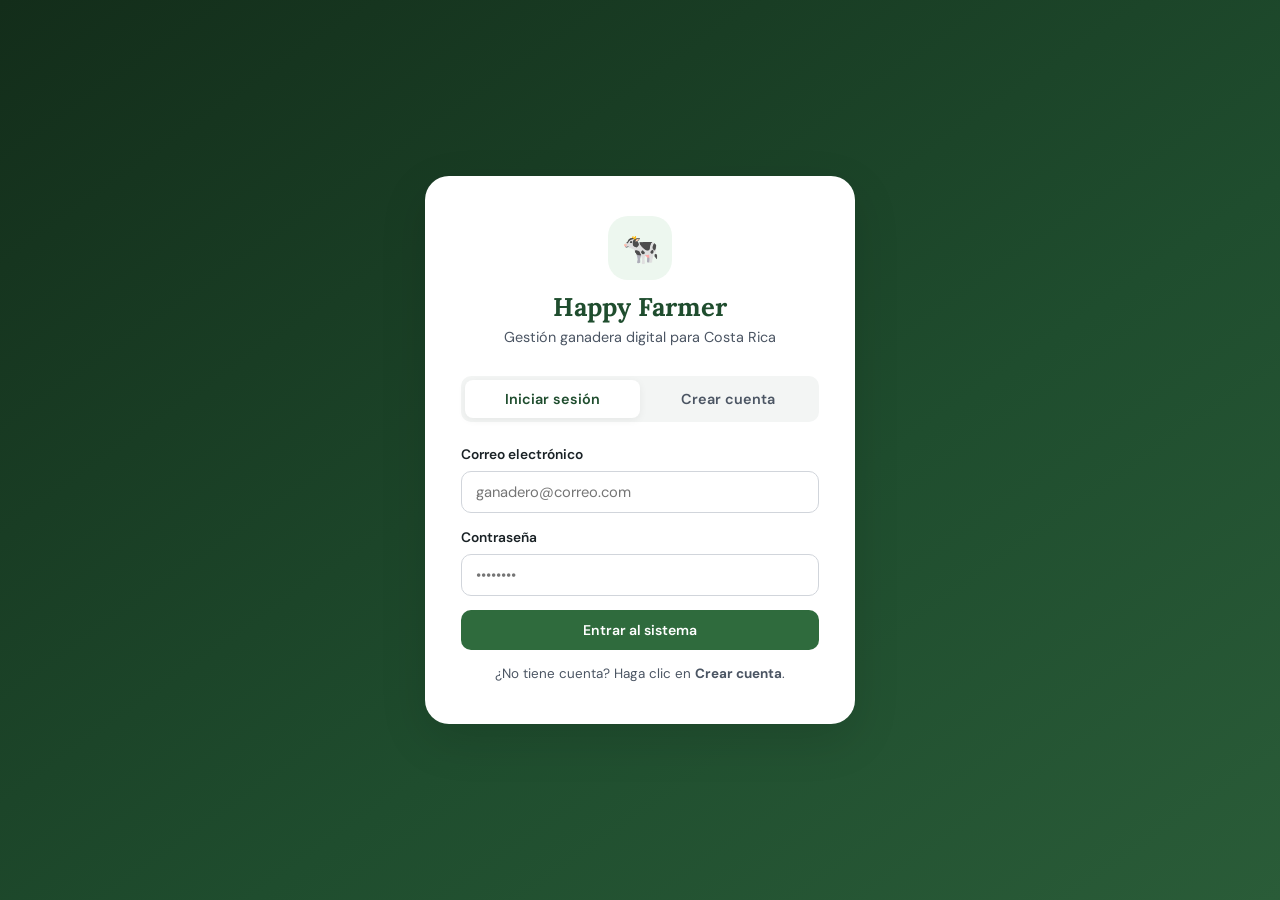
<file: index.html>
<!DOCTYPE html>
<html lang="es">
<head>
  <meta charset="UTF-8" />
  <meta name="viewport" content="width=device-width, initial-scale=1.0" />
  <title>Happy Farmer – Iniciar sesión</title>
  <link rel="stylesheet" href="styles/styles.css" />
</head>
<body>

<div class="login-page">
  <div class="login-box">

    <div class="login-logo">
      <div class="ico">🐄</div>
      <h2>Happy Farmer</h2>
      <p>Gestión ganadera digital para Costa Rica</p>
    </div>

    <div class="tabs-login">
      <button class="tab-btn active" onclick="switchTab('login')">Iniciar sesión</button>
      <button class="tab-btn" onclick="switchTab('register')">Crear cuenta</button>
    </div>

    <!-- ── PANEL LOGIN ── -->
    <div id="tab-login" class="tab-panel active">
      <div id="login-error" class="error-msg"></div>
      <div class="form-grid" style="grid-template-columns:1fr;">
        <div class="form-group">
          <label for="lCorreo">Correo electrónico</label>
          <input id="lCorreo" type="email" placeholder="ganadero@correo.com" />
        </div>
        <div class="form-group">
          <label for="lClave">Contraseña</label>
          <input id="lClave" type="password" placeholder="••••••••" />
        </div>
        <div class="form-group">
          <button class="btn btn-primary" style="width:100%;justify-content:center;" onclick="loginUser()">
            Entrar al sistema
          </button>
        </div>
      </div>
      <p class="helper" style="text-align:center;margin-top:14px;">
        ¿No tiene cuenta? Haga clic en <strong>Crear cuenta</strong>.
      </p>
    </div>

    <!-- ── PANEL REGISTRO ── -->
    <div id="tab-register" class="tab-panel">
  <div id="reg-error" class="error-msg"></div>
  <div id="reg-success" class="success-msg"></div>
  <div class="form-grid" style="grid-template-columns:1fr;">
    <div class="form-group">
      <label>Nombre completo *</label>
      <input id="rNombre" type="text" placeholder="Juan Pérez" />
    </div>
    <div class="form-group">
      <label>Nombre de la finca</label>
      <input id="rFinca" type="text" placeholder="Finca La Esperanza" />
    </div>
    <div class="form-group">
      <label>Correo electrónico *</label>
      <input id="rCorreo" type="email" placeholder="ganadero@correo.com" />
    </div>
    <div class="form-group">
      <label>Contraseña * (mínimo 6 caracteres)</label>
      <input id="rClave" type="password" placeholder="••••••••" />
    </div>
    <div class="form-group">
      <button class="btn btn-primary" style="width:100%;justify-content:center;" onclick="registerUser()">
        Crear cuenta
      </button>
    </div>
  </div>
</div>

<div id="toast"></div>
<script src="script/data.js"></script>
<script src="script/login.js"></script>
</body>
</html>
</file>
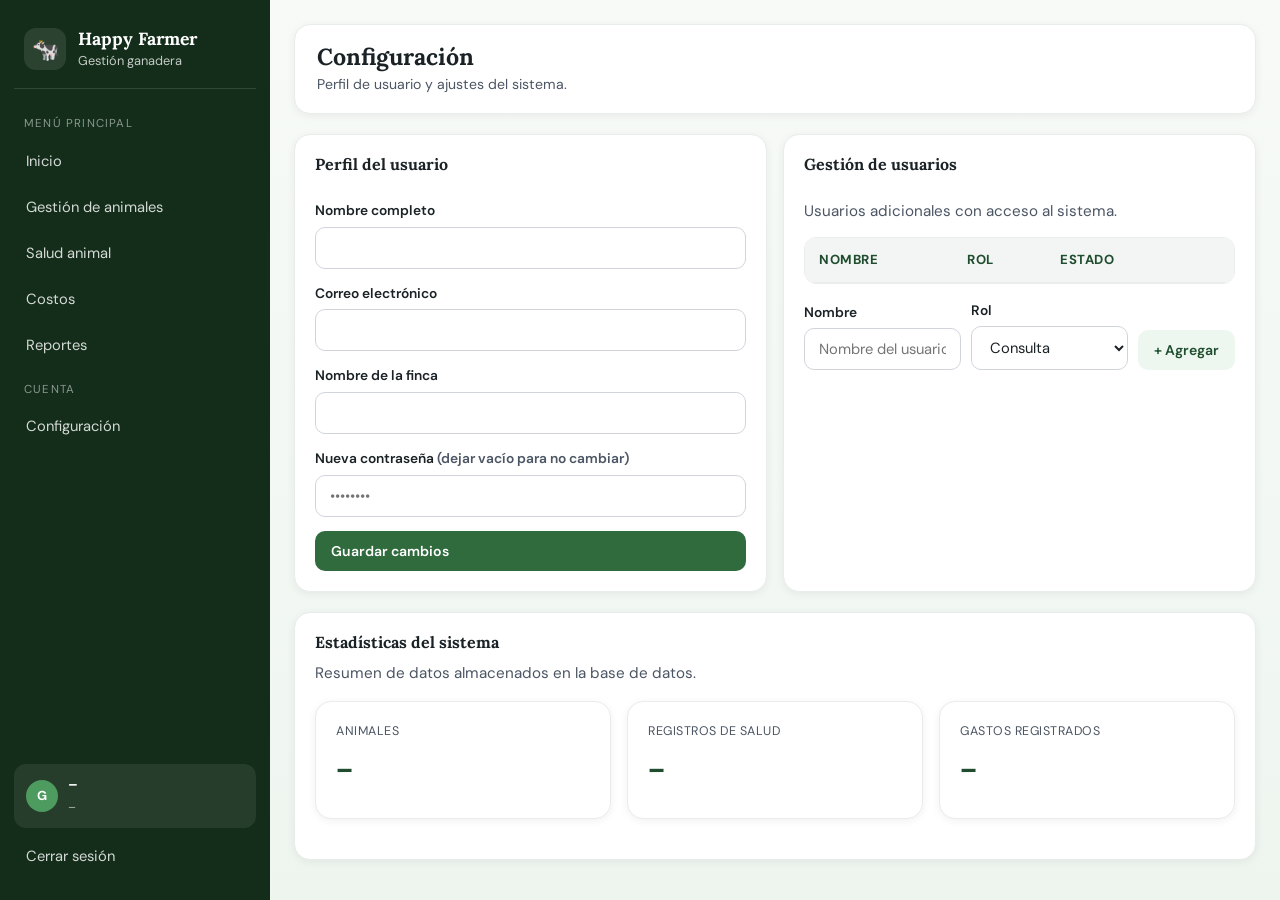
<file: configuracion.html>
<!DOCTYPE html>
<html lang="es">
<head>
  <meta charset="UTF-8" /><meta name="viewport" content="width=device-width, initial-scale=1.0" />
  <title>Happy Farmer – Configuración</title>
  <link rel="stylesheet" href="styles/styles.css" />
</head>
<body>
<div class="app">
  <aside>
    <div class="brand"><div class="brand-icon">🐄</div><div><h1>Happy Farmer</h1><p>Gestión ganadera</p></div></div>
    <p class="menu-title">Menú principal</p>
    <a class="nav-link" href="dashboard.html">Inicio</a>
    <a class="nav-link" href="gestionAnimal.html">Gestión de animales</a>
    <a class="nav-link" href="saludAnimal.html">Salud animal</a>
    <a class="nav-link" href="costos.html">Costos</a>
    <a class="nav-link" href="generarReporte.html">Reportes</a>
    <p class="menu-title">Cuenta</p>
    <a class="nav-link" href="configuracion.html">Configuración</a>
    <div class="nav-spacer"></div>
    <div class="user-pill"><div class="user-avatar" id="sidebarAvatar">G</div><div class="user-info"><strong id="sidebarNombre">–</strong><span id="sidebarCorreo">–</span></div></div>
    <a class="nav-link" style="margin-top:6px;" id="btn-cerrar" href="#">Cerrar sesión</a>
  </aside>
  <main>
    <header><div class="header-text"><h2>Configuración</h2><p>Perfil de usuario y ajustes del sistema.</p></div></header>
    <div class="cards-2">
      <article class="card">
        <div class="panel-title"><h3>Perfil del usuario</h3></div>
        <div class="form-grid" style="grid-template-columns:1fr;">
          <div class="form-group"><label>Nombre completo</label><input type="text" id="cfgNombre" /></div>
          <div class="form-group"><label>Correo electrónico</label><input type="email" id="cfgCorreo" /></div>
          <div class="form-group"><label>Nombre de la finca</label><input type="text" id="cfgFinca" /></div>
          <div class="form-group"><label>Nueva contraseña <span class="muted">(dejar vacío para no cambiar)</span></label><input type="password" id="cfgClave" placeholder="••••••••" /></div>
          <div class="form-group"><button class="btn btn-primary" onclick="guardarPerfil()">Guardar cambios</button></div>
        </div>
      </article>
      <article class="card">
        <div class="panel-title"><h3>Gestión de usuarios</h3></div>
        <p class="muted" style="margin-bottom:14px;">Usuarios adicionales con acceso al sistema.</p>
        <div class="table-wrap" style="margin-bottom:16px;">
          <table><thead><tr><th>Nombre</th><th>Rol</th><th>Estado</th><th></th></tr></thead><tbody id="tbUsuarios"></tbody></table>
        </div>
        <div style="display:grid;grid-template-columns:1fr 1fr auto;gap:10px;align-items:flex-end;">
          <div class="form-group" style="margin:0;"><label>Nombre</label><input type="text" id="nuevoNombre" placeholder="Nombre del usuario" /></div>
          <div class="form-group" style="margin:0;"><label>Rol</label><select id="nuevoRol"><option>Consulta</option><option>Operador</option><option>Administrador</option></select></div>
          <button class="btn btn-secondary" onclick="agregarUsuario()">+ Agregar</button>
        </div>
      </article>
    </div>
    <article class="card" style="margin-top:0;">
      <div class="panel-title">
        <div><h3>Estadísticas del sistema</h3><p class="muted">Resumen de datos almacenados en la base de datos.</p></div>
      </div>
      <div class="cards-3">
        <div class="card"><p class="muted" style="font-size:.78rem;text-transform:uppercase;letter-spacing:.5px;">Animales</p><div class="metric" id="statAnimales">–</div></div>
        <div class="card"><p class="muted" style="font-size:.78rem;text-transform:uppercase;letter-spacing:.5px;">Registros de salud</p><div class="metric" id="statSalud">–</div></div>
        <div class="card"><p class="muted" style="font-size:.78rem;text-transform:uppercase;letter-spacing:.5px;">Gastos registrados</p><div class="metric" id="statCostos">–</div></div>
      </div>
    </article>
  </main>
</div>
<div id="toast"></div>
<script src="script/data.js"></script>
<script>
document.addEventListener('DOMContentLoaded', async () => {
  const s = await initPage();
  if (!s) return;
  document.getElementById('cfgNombre').value = s.nombre || '';
  document.getElementById('cfgCorreo').value = s.correo || '';
  document.getElementById('cfgFinca').value  = s.finca  || '';
  await cargarUsuarios();
  await cargarStats();
});

async function guardarPerfil() {
  const body = {
    nombre: document.getElementById('cfgNombre').value.trim(),
    correo: document.getElementById('cfgCorreo').value.trim().toLowerCase(),
    finca:  document.getElementById('cfgFinca').value.trim(),
    clave:  document.getElementById('cfgClave').value || undefined,
  };
  const res = await API.put('api/auth.php', body);
  if (!res.success) { toast(res.message, 'err'); return; }
  toast(res.message);
  document.getElementById('cfgClave').value = '';
  // Actualizar sidebar
  const av = document.getElementById('sidebarAvatar');
  const nm = document.getElementById('sidebarNombre');
  const em = document.getElementById('sidebarCorreo');
  if (av) av.textContent = body.nombre[0].toUpperCase();
  if (nm) nm.textContent = body.nombre;
  if (em) em.textContent = body.correo;
}

async function cargarUsuarios() {
  const res = await API.get('api/usuarios_finca.php');
  const lista = res.data || [];
  document.getElementById('tbUsuarios').innerHTML = lista.length
    ? lista.map(u=>`<tr><td>${u.nombre}</td><td>${u.rol}</td><td><span class="badge badge-green">${u.estado}</span></td><td><button class="mini-red" onclick="eliminarUsuario(${u.id})">Eliminar</button></td></tr>`).join('')
    : '<tr><td colspan="4" style="text-align:center;color:var(--gris-400)">Sin usuarios adicionales</td></tr>';
}

async function agregarUsuario() {
  const nombre = document.getElementById('nuevoNombre').value.trim();
  const rol    = document.getElementById('nuevoRol').value;
  if (!nombre) { toast('Ingrese un nombre.', 'err'); return; }
  const res = await API.post('api/usuarios_finca.php', { nombre, rol });
  if (!res.success) { toast(res.message, 'err'); return; }
  toast(res.message);
  document.getElementById('nuevoNombre').value = '';
  await cargarUsuarios();
}

async function eliminarUsuario(id) {
  if (!confirm('¿Eliminar este usuario?')) return;
  const res = await API.del(`api/usuarios_finca.php?id=${id}`);
  if (!res.success) { toast(res.message, 'err'); return; }
  toast(res.message);
  await cargarUsuarios();
}

async function cargarStats() {
  const [a, s, c] = await Promise.all([API.get('api/animales.php'), API.get('api/salud.php'), API.get('api/costos.php')]);
  document.getElementById('statAnimales').textContent = (a.data||[]).length;
  document.getElementById('statSalud').textContent    = (s.data||[]).length;
  document.getElementById('statCostos').textContent   = (c.data||[]).length;
}
</script>
</body>
</html>
</file>
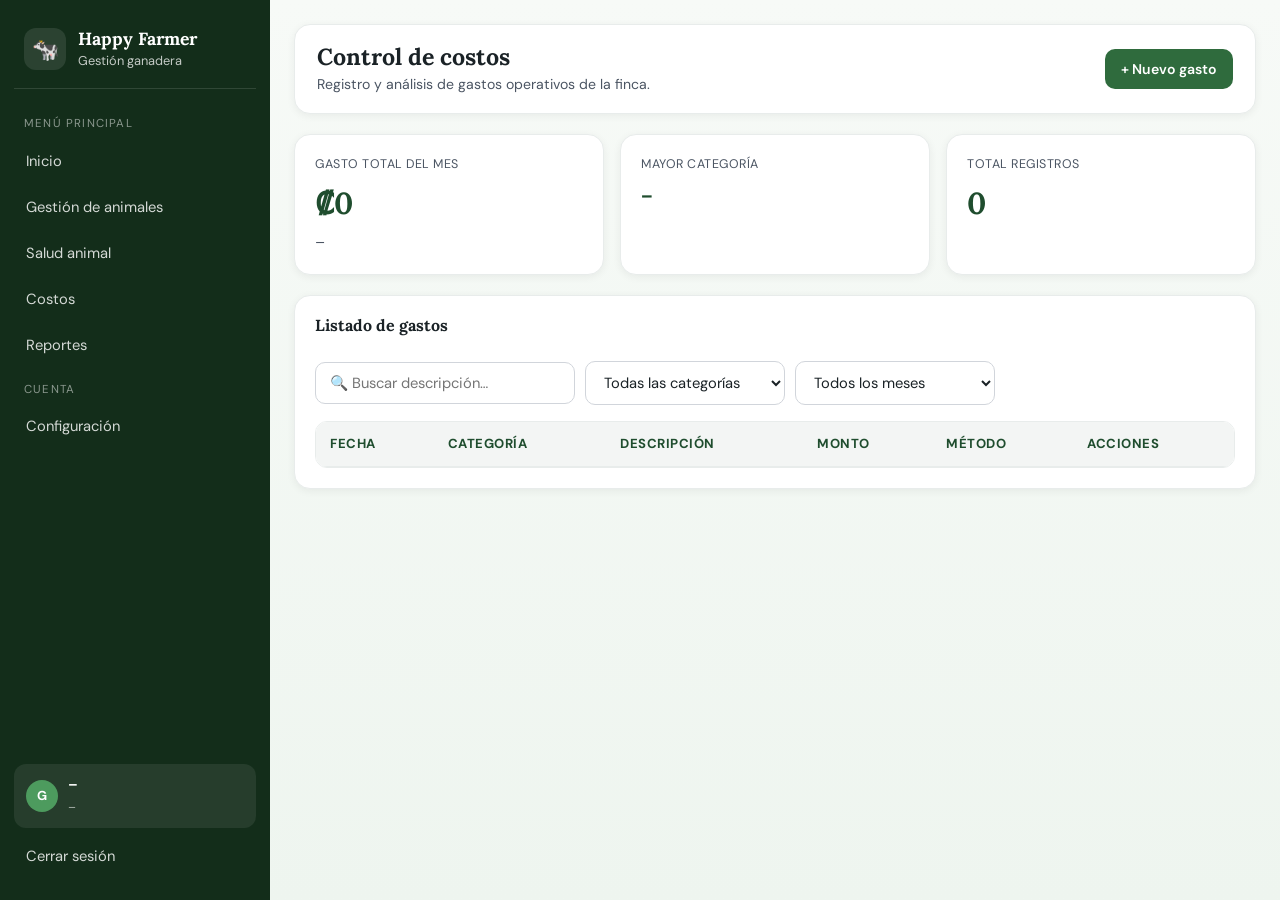
<file: costos.html>
<!DOCTYPE html>
<html lang="es">
<head>
  <meta charset="UTF-8" /><meta name="viewport" content="width=device-width, initial-scale=1.0" />
  <title>Happy Farmer – Costos</title>
  <link rel="stylesheet" href="styles/styles.css" />
</head>
<body>
<div class="app">
  <aside>
    <div class="brand"><div class="brand-icon">🐄</div><div><h1>Happy Farmer</h1><p>Gestión ganadera</p></div></div>
    <p class="menu-title">Menú principal</p>
    <a class="nav-link" href="dashboard.html">Inicio</a>
    <a class="nav-link" href="gestionAnimal.html">Gestión de animales</a>
    <a class="nav-link" href="saludAnimal.html">Salud animal</a>
    <a class="nav-link" href="costos.html">Costos</a>
    <a class="nav-link" href="generarReporte.html">Reportes</a>
    <p class="menu-title">Cuenta</p>
    <a class="nav-link" href="configuracion.html">Configuración</a>
    <div class="nav-spacer"></div>
    <div class="user-pill">
      <div class="user-avatar" id="sidebarAvatar">G</div>
      <div class="user-info"><strong id="sidebarNombre">–</strong><span id="sidebarCorreo">–</span></div>
    </div>
    <a class="nav-link" style="margin-top:6px;" id="btn-cerrar" href="#">Cerrar sesión</a>
  </aside>
  <main>
    <header>
      <div class="header-text"><h2>Control de costos</h2><p>Registro y análisis de gastos operativos de la finca.</p></div>
      <div class="header-actions"><button class="btn btn-primary" onclick="abrirModal('modalCosto')">+ Nuevo gasto</button></div>
    </header>

    <div class="cards-3" style="margin-bottom:20px;">
      <article class="card">
        <p class="muted" style="font-size:.78rem;text-transform:uppercase;letter-spacing:.5px;">Gasto total del mes</p>
        <div class="metric" id="costoMes">₡0</div><p class="muted" id="costoMesLabel">–</p>
      </article>
      <article class="card">
        <p class="muted" style="font-size:.78rem;text-transform:uppercase;letter-spacing:.5px;">Mayor categoría</p>
        <div class="metric" id="mayorCat" style="font-size:1.3rem;">–</div>
      </article>
      <article class="card">
        <p class="muted" style="font-size:.78rem;text-transform:uppercase;letter-spacing:.5px;">Total registros</p>
        <div class="metric" id="totalReg">0</div>
      </article>
    </div>

    <article class="card">
      <div class="panel-title"><h3>Listado de gastos</h3></div>
      <div class="toolbar">
        <input type="text" id="buscarCosto" placeholder="🔍 Buscar descripción…" oninput="filtrarTabla()" />
        <select id="filtroCat" onchange="filtrarTabla()">
          <option value="">Todas las categorías</option>
          <option>Alimento</option><option>Medicamentos</option><option>Transporte</option>
          <option>Mantenimiento</option><option>Veterinario</option><option>Otro</option>
        </select>
        <select id="filtroMes" onchange="filtrarTabla()"><option value="">Todos los meses</option></select>
      </div>
      <div class="table-wrap">
        <table>
          <thead><tr><th>Fecha</th><th>Categoría</th><th>Descripción</th><th>Monto</th><th>Método</th><th>Acciones</th></tr></thead>
          <tbody id="tbCostos"></tbody>
        </table>
      </div>
    </article>
  </main>
</div>

<div class="modal-overlay" id="modalCosto">
  <div class="modal">
    <div class="modal-header"><h3 id="modalTitulo">Registrar gasto</h3><button class="modal-close" onclick="cerrarModal('modalCosto')">✕</button></div>
    <input type="hidden" id="costoId" />
    <div class="form-grid">
      <div class="form-group"><label>Categoría *</label><select id="cCat"><option>Alimento</option><option>Medicamentos</option><option>Transporte</option><option>Mantenimiento</option><option>Veterinario</option><option>Otro</option></select></div>
      <div class="form-group"><label>Monto (₡) *</label><input id="cMonto" type="number" min="0" placeholder="0" /></div>
      <div class="form-group"><label>Fecha *</label><input id="cFecha" type="date" /></div>
      <div class="form-group"><label>Método de pago</label><select id="cMetodo"><option>Efectivo</option><option>Transferencia</option><option>Tarjeta</option><option>SINPE</option></select></div>
      <div class="form-group full"><label>Descripción</label><textarea id="cDesc" rows="3"></textarea></div>
    </div>
    <div class="modal-footer">
      <button class="btn btn-ghost" onclick="cerrarModal('modalCosto')">Cancelar</button>
      <button class="btn btn-primary" onclick="guardarCosto()">Guardar gasto</button>
    </div>
  </div>
</div>

<div id="toast"></div>
<script src="script/data.js"></script>
<script>
let costosData = [];

document.addEventListener('DOMContentLoaded', async () => {
  await initPage();
  document.getElementById('cFecha').value = new Date().toISOString().slice(0,10);
  await cargarCostos();
});

async function cargarCostos() {
  const res = await API.get('api/costos.php');
  if (!res.success) { toast('Error cargando costos', 'err'); return; }
  costosData = res.data;
  actualizarSelectMes();
  filtrarTabla();
  renderMetricas();
}

function editarCosto(c) {
  document.getElementById('costoId').value = c.id;
  document.getElementById('modalTitulo').textContent = 'Editar gasto';
  document.getElementById('cCat').value    = c.cat;
  document.getElementById('cMonto').value  = c.monto;
  document.getElementById('cFecha').value  = c.fecha;
  document.getElementById('cMetodo').value = c.metodo;
  document.getElementById('cDesc').value   = c.desc || '';
  abrirModal('modalCosto');
}

async function guardarCosto() {
  const id    = document.getElementById('costoId').value;
  const monto = parseFloat(document.getElementById('cMonto').value);
  const fecha = document.getElementById('cFecha').value;
  if (!fecha || isNaN(monto) || monto <= 0) { toast('Monto y fecha son requeridos.', 'err'); return; }
  const body = { id: id ? parseInt(id) : undefined, cat: document.getElementById('cCat').value, monto, fecha, metodo: document.getElementById('cMetodo').value, desc: document.getElementById('cDesc').value.trim() };
  const res = id ? await API.put('api/costos.php', body) : await API.post('api/costos.php', body);
  if (!res.success) { toast(res.message, 'err'); return; }
  toast(res.message);
  cerrarModal('modalCosto');
  document.getElementById('costoId').value = '';
  document.getElementById('modalTitulo').textContent = 'Registrar gasto';
  await cargarCostos();
}

async function eliminarCosto(id) {
  if (!confirm('¿Eliminar este gasto?')) return;
  const res = await API.del(`api/costos.php?id=${id}`);
  if (!res.success) { toast(res.message, 'err'); return; }
  toast(res.message);
  await cargarCostos();
}

function actualizarSelectMes() {
  const meses = [...new Set(costosData.map(c => c.fecha.slice(0,7)))].sort().reverse();
  const sel = document.getElementById('filtroMes');
  const val = sel.value;
  sel.innerHTML = '<option value="">Todos los meses</option>' + meses.map(m=>`<option value="${m}">${m}</option>`).join('');
  if (val) sel.value = val;
}

function filtrarTabla() {
  const buscar = document.getElementById('buscarCosto').value.toLowerCase();
  const cat    = document.getElementById('filtroCat').value;
  const mes    = document.getElementById('filtroMes').value;
  const f = costosData.filter(c => (!buscar||(c.desc||'').toLowerCase().includes(buscar)) && (!cat||c.cat===cat) && (!mes||c.fecha.startsWith(mes)));
  const tbody = document.getElementById('tbCostos');
  if (!f.length) { tbody.innerHTML = `<tr><td colspan="6"><div class="empty-state"><div class="icon">💰</div><p>Sin gastos</p></div></td></tr>`; return; }
  tbody.innerHTML = f.map(c=>`<tr><td>${c.fecha}</td><td><span class="badge badge-blue">${c.cat}</span></td><td>${c.desc||'–'}</td><td><strong>${formatColones(c.monto)}</strong></td><td>${c.metodo}</td><td class="actions"><button class="mini-green" onclick='editarCosto(${JSON.stringify(c)})'>Editar</button><button class="mini-red" onclick="eliminarCosto(${c.id})">Eliminar</button></td></tr>`).join('');
}

function renderMetricas() {
  const mes   = new Date().toISOString().slice(0,7);
  const total = costosData.filter(c=>c.fecha.startsWith(mes)).reduce((s,c)=>s+Number(c.monto),0);
  document.getElementById('costoMes').textContent    = formatColones(total);
  document.getElementById('costoMesLabel').textContent = mes;
  document.getElementById('totalReg').textContent    = costosData.length;
  const porCat = {};
  costosData.forEach(c => porCat[c.cat] = (porCat[c.cat]||0) + Number(c.monto));
  const mayor = Object.entries(porCat).sort((a,b)=>b[1]-a[1])[0];
  document.getElementById('mayorCat').textContent = mayor ? mayor[0] : '–';
}
</script>
</body>
</html>
</file>
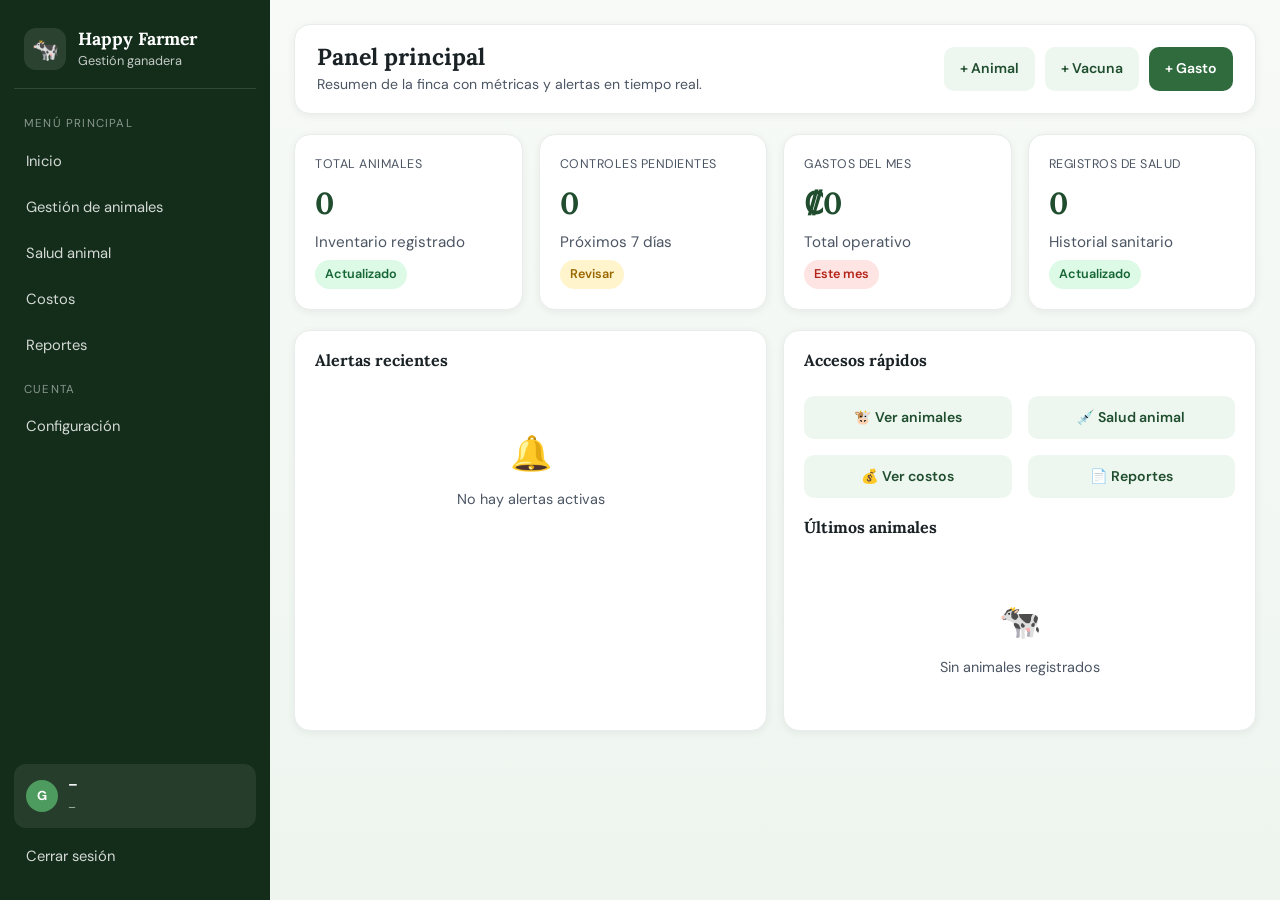
<file: dashboard.html>
<!DOCTYPE html>
<html lang="es">
<head>
  <meta charset="UTF-8" />
  <meta name="viewport" content="width=device-width, initial-scale=1.0" />
  <title>Happy Farmer – Panel principal</title>
  <link rel="stylesheet" href="styles/styles.css" />
</head>
<body>

<div class="app">

  <!-- ═══ SIDEBAR ═══ -->
  <aside>
    <div class="brand">
      <div class="brand-icon">🐄</div>
      <div>
        <h1>Happy Farmer</h1>
        <p>Gestión ganadera</p>
      </div>
    </div>

    <p class="menu-title">Menú principal</p>
    <a class="nav-link" href="dashboard.html">Inicio</a>
    <a class="nav-link" href="gestionAnimal.html">Gestión de animales</a>
    <a class="nav-link" href="saludAnimal.html">Salud animal</a>
    <a class="nav-link" href="costos.html">Costos</a>
    <a class="nav-link" href="generarReporte.html">Reportes</a>
    <p class="menu-title">Cuenta</p>
    <a class="nav-link" href="configuracion.html">Configuración</a>

    <div class="nav-spacer"></div>

    <div class="user-pill">
      <div class="user-avatar" id="sidebarAvatar">G</div>
      <div class="user-info">
        <strong id="sidebarNombre">–</strong>
        <span id="sidebarCorreo">–</span>
      </div>
    </div>
    <a class="nav-link" style="margin-top:6px;" id="btn-cerrar" href="#">Cerrar sesión</a>
  </aside>

  <!-- ═══ MAIN ═══ -->
  <main>

    <header>
      <div class="header-text">
        <h2>Panel principal</h2>
        <p>Resumen de la finca con métricas y alertas en tiempo real.</p>
      </div>
      <div class="header-actions">
        <a href="gestionAnimal.html" class="btn btn-secondary">+ Animal</a>
        <a href="saludAnimal.html"   class="btn btn-secondary">+ Vacuna</a>
        <a href="costos.html"        class="btn btn-primary">+ Gasto</a>
      </div>
    </header>

    <!-- MÉTRICAS -->
    <div class="cards-4">
      <article class="card">
        <p class="muted" style="font-size:.78rem;text-transform:uppercase;letter-spacing:.5px;">Total animales</p>
        <div class="metric" id="metAnimales">0</div>
        <p class="muted">Inventario registrado</p>
        <span class="badge green">Actualizado</span>
      </article>
      <article class="card">
        <p class="muted" style="font-size:.78rem;text-transform:uppercase;letter-spacing:.5px;">Controles pendientes</p>
        <div class="metric" id="metVacunas">0</div>
        <p class="muted">Próximos 7 días</p>
        <span class="badge yellow">Revisar</span>
      </article>
      <article class="card">
        <p class="muted" style="font-size:.78rem;text-transform:uppercase;letter-spacing:.5px;">Gastos del mes</p>
        <div class="metric" id="metGastos">₡0</div>
        <p class="muted">Total operativo</p>
        <span class="badge red">Este mes</span>
      </article>
      <article class="card">
        <p class="muted" style="font-size:.78rem;text-transform:uppercase;letter-spacing:.5px;">Registros de salud</p>
        <div class="metric" id="metSalud">0</div>
        <p class="muted">Historial sanitario</p>
        <span class="badge green">Actualizado</span>
      </article>
    </div>

    <div class="cards-2">

      <!-- ALERTAS -->
      <article class="card">
        <div class="panel-title"><h3>Alertas recientes</h3></div>
        <div class="alert-list" id="alertasLista">
          <div class="empty-state"><div class="icon">🔔</div><p>No hay alertas activas</p></div>
        </div>
      </article>

      <!-- ACCESOS RÁPIDOS + ÚLTIMOS ANIMALES -->
      <article class="card">
        <div class="panel-title"><h3>Accesos rápidos</h3></div>
        <div class="cards-2" style="margin-bottom:20px;">
          <a href="gestionAnimal.html" class="btn btn-secondary" style="justify-content:center;">🐮 Ver animales</a>
          <a href="saludAnimal.html"   class="btn btn-secondary" style="justify-content:center;">💉 Salud animal</a>
          <a href="costos.html"        class="btn btn-secondary" style="justify-content:center;">💰 Ver costos</a>
          <a href="generarReporte.html" class="btn btn-secondary" style="justify-content:center;">📄 Reportes</a>
        </div>
        <div class="panel-title"><h3>Últimos animales</h3></div>
        <div id="ultimosAnimales">
          <div class="empty-state"><div class="icon">🐄</div><p>Sin animales registrados</p></div>
        </div>
      </article>

    </div>

  </main>
</div>

<div id="toast"></div>
<script src="script/data.js"></script>
<script src="script/dashboard.js"></script>
</body>
</html>
</file>
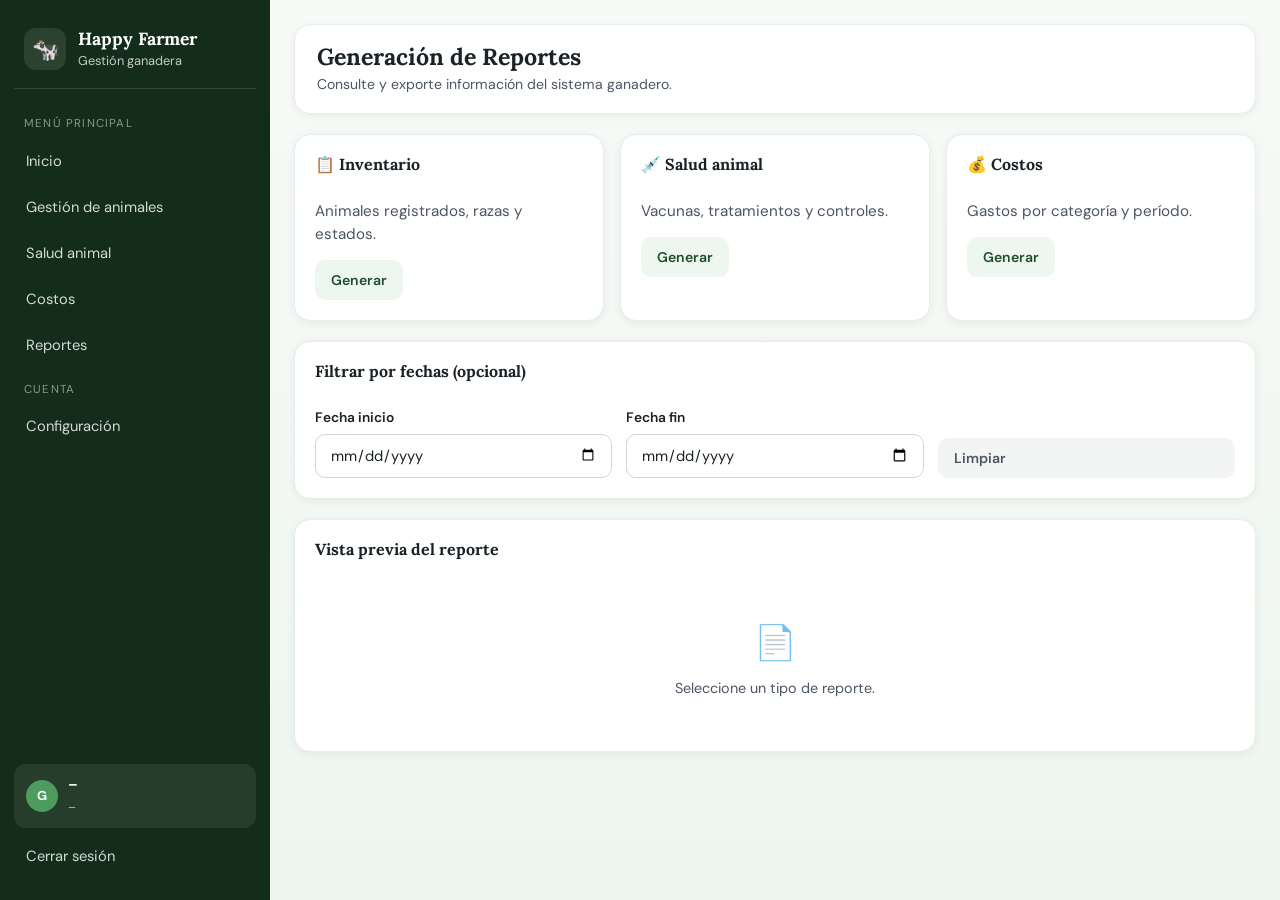
<file: generarReporte.html>
<!DOCTYPE html>
<html lang="es">
<head>
  <meta charset="UTF-8" /><meta name="viewport" content="width=device-width, initial-scale=1.0" />
  <title>Happy Farmer – Reportes</title>
  <link rel="stylesheet" href="styles/styles.css" />
  <style>@media print { aside,header,.no-print{display:none!important} main{padding:0} }</style>
</head>
<body>
<div class="app">
  <aside>
    <div class="brand"><div class="brand-icon">🐄</div><div><h1>Happy Farmer</h1><p>Gestión ganadera</p></div></div>
    <p class="menu-title">Menú principal</p>
    <a class="nav-link" href="dashboard.html">Inicio</a>
    <a class="nav-link" href="gestionAnimal.html">Gestión de animales</a>
    <a class="nav-link" href="saludAnimal.html">Salud animal</a>
    <a class="nav-link" href="costos.html">Costos</a>
    <a class="nav-link" href="generarReporte.html">Reportes</a>
    <p class="menu-title">Cuenta</p>
    <a class="nav-link" href="configuracion.html">Configuración</a>
    <div class="nav-spacer"></div>
    <div class="user-pill"><div class="user-avatar" id="sidebarAvatar">G</div><div class="user-info"><strong id="sidebarNombre">–</strong><span id="sidebarCorreo">–</span></div></div>
    <a class="nav-link" style="margin-top:6px;" id="btn-cerrar" href="#">Cerrar sesión</a>
  </aside>
  <main>
    <header class="no-print"><div class="header-text"><h2>Generación de Reportes</h2><p>Consulte y exporte información del sistema ganadero.</p></div></header>
    <div class="cards-3 no-print" style="margin-bottom:20px;">
      <article class="card"><div class="panel-title"><h3>📋 Inventario</h3></div><p class="muted">Animales registrados, razas y estados.</p><button class="btn btn-secondary" style="margin-top:14px;" onclick="generarReporte('inventario')">Generar</button></article>
      <article class="card"><div class="panel-title"><h3>💉 Salud animal</h3></div><p class="muted">Vacunas, tratamientos y controles.</p><button class="btn btn-secondary" style="margin-top:14px;" onclick="generarReporte('salud')">Generar</button></article>
      <article class="card"><div class="panel-title"><h3>💰 Costos</h3></div><p class="muted">Gastos por categoría y período.</p><button class="btn btn-secondary" style="margin-top:14px;" onclick="generarReporte('costos')">Generar</button></article>
    </div>
    <article class="card no-print" style="margin-bottom:20px;">
      <div class="panel-title"><h3>Filtrar por fechas (opcional)</h3></div>
      <div class="form-grid" style="grid-template-columns:repeat(3,1fr);align-items:flex-end;">
        <div class="form-group"><label>Fecha inicio</label><input type="date" id="fechaInicio" /></div>
        <div class="form-group"><label>Fecha fin</label><input type="date" id="fechaFin" /></div>
        <div class="form-group"><button class="btn btn-ghost" onclick="document.getElementById('fechaInicio').value='';document.getElementById('fechaFin').value='';">Limpiar</button></div>
      </div>
    </article>
    <article class="card" id="reporteCard">
      <div class="panel-title no-print"><h3>Vista previa del reporte</h3><button class="btn btn-primary" id="btnImprimir" style="display:none;" onclick="window.print()">🖨️ Imprimir / PDF</button></div>
      <div id="reporteContenido"><div class="empty-state"><div class="icon">📄</div><p>Seleccione un tipo de reporte.</p></div></div>
    </article>
  </main>
</div>
<div id="toast"></div>
<script src="script/data.js"></script>
<script>
let sesionData = null;
document.addEventListener('DOMContentLoaded', async () => { sesionData = await initPage(); });

function enRango(fecha) {
  const ini = document.getElementById('fechaInicio').value;
  const fin = document.getElementById('fechaFin').value;
  if (!ini && !fin) return true;
  if (ini && fecha < ini) return false;
  if (fin && fecha > fin) return false;
  return true;
}

async function generarReporte(tipo) {
  const finca = sesionData?.finca || 'Mi finca';
  const fecha = new Date().toLocaleDateString('es-CR',{day:'2-digit',month:'long',year:'numeric'});
  let html = '';

  if (tipo === 'inventario') {
    const res = await API.get('api/animales.php');
    const animales = (res.data || []).filter(a => enRango(a.fecha_nacimiento || ''));
    html = `<h3 style="margin-bottom:4px;">Reporte de Inventario</h3><p class="muted" style="margin-bottom:16px;">Finca: <strong>${finca}</strong> | Generado: ${fecha}</p>
    <div class="cards-3" style="margin-bottom:16px;">
      <div class="card"><p class="muted" style="font-size:.78rem">Total</p><div class="metric">${animales.length}</div></div>
      <div class="card"><p class="muted" style="font-size:.78rem">Activos</p><div class="metric">${animales.filter(a=>a.estado==='Activo').length}</div></div>
      <div class="card"><p class="muted" style="font-size:.78rem">En tratamiento</p><div class="metric">${animales.filter(a=>a.estado==='En tratamiento').length}</div></div>
    </div>
    <div class="table-wrap"><table><thead><tr><th>ID</th><th>Nombre</th><th>Raza</th><th>Sexo</th><th>Nacimiento</th><th>Estado</th></tr></thead>
    <tbody>${animales.map(a=>`<tr><td>${a.identificacion}</td><td>${a.nombre||'–'}</td><td>${a.raza}</td><td>${a.sexo}</td><td>${a.fecha_nacimiento||'–'}</td><td>${badgeEstado(a.estado)}</td></tr>`).join('')||'<tr><td colspan="6" style="text-align:center;color:var(--gris-400)">Sin registros</td></tr>'}</tbody></table></div>`;

  } else if (tipo === 'salud') {
    const res = await API.get('api/salud.php');
    const salud = (res.data || []).filter(r => enRango(r.fecha));
    html = `<h3 style="margin-bottom:4px;">Reporte de Salud Animal</h3><p class="muted" style="margin-bottom:16px;">Finca: <strong>${finca}</strong> | Generado: ${fecha}</p>
    <div class="cards-2" style="margin-bottom:16px;">
      <div class="card"><p class="muted" style="font-size:.78rem">Total registros</p><div class="metric">${salud.length}</div></div>
      <div class="card"><p class="muted" style="font-size:.78rem">Vacunas</p><div class="metric">${salud.filter(r=>r.tipo==='Vacuna').length}</div></div>
    </div>
    <div class="table-wrap"><table><thead><tr><th>Animal</th><th>Tipo</th><th>Fecha</th><th>Veterinario</th><th>Medicamento</th><th>Próx. control</th></tr></thead>
    <tbody>${salud.map(r=>`<tr><td>${r.animal}</td><td>${r.tipo}</td><td>${r.fecha}</td><td>${r.vet||'–'}</td><td>${r.med||'–'}</td><td>${r.prox||'–'}</td></tr>`).join('')||'<tr><td colspan="6" style="text-align:center;color:var(--gris-400)">Sin registros</td></tr>'}</tbody></table></div>`;

  } else if (tipo === 'costos') {
    const res = await API.get('api/costos.php');
    const costos = (res.data || []).filter(c => enRango(c.fecha));
    const total  = costos.reduce((s,c)=>s+Number(c.monto),0);
    const porCat = {};
    costos.forEach(c => porCat[c.cat]=(porCat[c.cat]||0)+Number(c.monto));
    html = `<h3 style="margin-bottom:4px;">Reporte de Costos</h3><p class="muted" style="margin-bottom:16px;">Finca: <strong>${finca}</strong> | Generado: ${fecha}</p>
    <div class="card" style="margin-bottom:16px;"><p class="muted" style="font-size:.78rem">Gasto total del período</p><div class="metric">${formatColones(total)}</div></div>
    <div style="margin-bottom:16px;">${Object.entries(porCat).sort((a,b)=>b[1]-a[1]).map(([k,v])=>`<div style="display:flex;justify-content:space-between;padding:9px 0;border-bottom:1px solid var(--gris-200);"><span>${k}</span><strong>${formatColones(v)}</strong></div>`).join('')}</div>
    <div class="table-wrap"><table><thead><tr><th>Fecha</th><th>Categoría</th><th>Descripción</th><th>Monto</th><th>Método</th></tr></thead>
    <tbody>${costos.map(c=>`<tr><td>${c.fecha}</td><td>${c.cat}</td><td>${c.desc||'–'}</td><td>${formatColones(c.monto)}</td><td>${c.metodo}</td></tr>`).join('')||'<tr><td colspan="5" style="text-align:center;color:var(--gris-400)">Sin registros</td></tr>'}</tbody></table></div>`;
  }

  document.getElementById('reporteContenido').innerHTML = html;
  document.getElementById('btnImprimir').style.display = 'inline-flex';
  toast('Reporte generado correctamente.');
  document.getElementById('reporteCard').scrollIntoView({ behavior: 'smooth' });
}
</script>
</body>
</html>
</file>
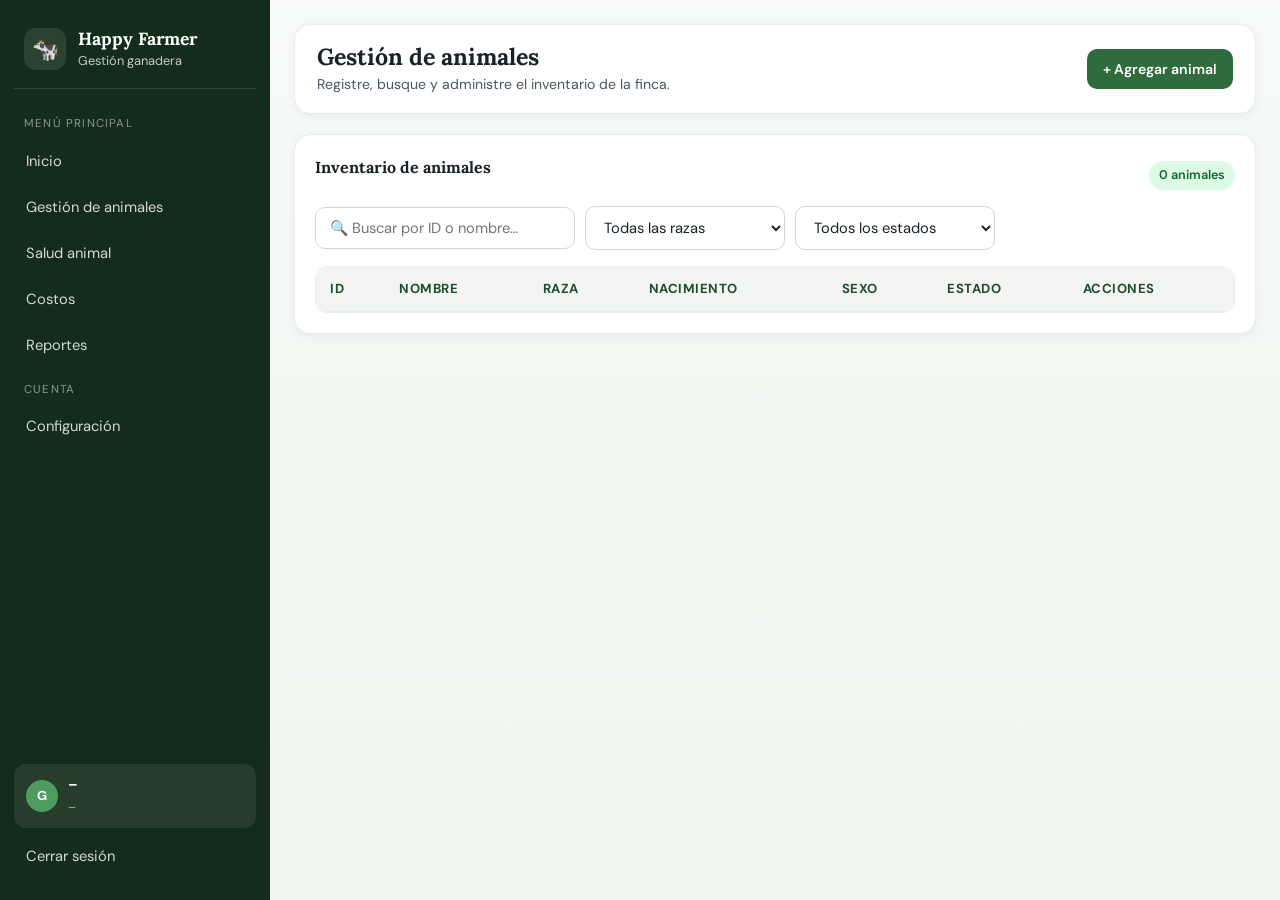
<file: gestionAnimal.html>
<!DOCTYPE html>
<html lang="es">
<head>
  <meta charset="UTF-8" />
  <meta name="viewport" content="width=device-width, initial-scale=1.0" />
  <title>Happy Farmer – Gestión de animales</title>
  <link rel="stylesheet" href="styles/styles.css" />
</head>
<body>
<div class="app">
  <aside>
    <div class="brand"><div class="brand-icon">🐄</div><div><h1>Happy Farmer</h1><p>Gestión ganadera</p></div></div>
    <p class="menu-title">Menú principal</p>
    <a class="nav-link" href="dashboard.html">Inicio</a>
    <a class="nav-link" href="gestionAnimal.html">Gestión de animales</a>
    <a class="nav-link" href="saludAnimal.html">Salud animal</a>
    <a class="nav-link" href="costos.html">Costos</a>
    <a class="nav-link" href="generarReporte.html">Reportes</a>
    <p class="menu-title">Cuenta</p>
    <a class="nav-link" href="configuracion.html">Configuración</a>
    <div class="nav-spacer"></div>
    <div class="user-pill">
      <div class="user-avatar" id="sidebarAvatar">G</div>
      <div class="user-info"><strong id="sidebarNombre">–</strong><span id="sidebarCorreo">–</span></div>
    </div>
    <a class="nav-link" style="margin-top:6px;" id="btn-cerrar" href="#">Cerrar sesión</a>
  </aside>

  <main>
    <header>
      <div class="header-text"><h2>Gestión de animales</h2><p>Registre, busque y administre el inventario de la finca.</p></div>
      <div class="header-actions"><button class="btn btn-primary" onclick="abrirModalAnimal()">+ Agregar animal</button></div>
    </header>

    <article class="card">
      <div class="panel-title">
        <h3>Inventario de animales</h3>
        <span id="contadorAnimales" class="badge badge-green">0 animales</span>
      </div>
      <div class="toolbar">
        <input type="text" id="buscarAnimal" placeholder="🔍 Buscar por ID o nombre…" oninput="filtrarTabla()" />
        <select id="filtroRaza" onchange="filtrarTabla()">
          <option value="">Todas las razas</option>
          <option>Brahman</option><option>Holstein</option><option>Jersey</option>
          <option>Pardo Suizo</option><option>Angus</option><option>Otra</option>
        </select>
        <select id="filtroEstado" onchange="filtrarTabla()">
          <option value="">Todos los estados</option>
          <option>Activo</option><option>En tratamiento</option><option>Vendido</option>
        </select>
      </div>
      <div class="table-wrap">
        <table>
          <thead><tr><th>ID</th><th>Nombre</th><th>Raza</th><th>Nacimiento</th><th>Sexo</th><th>Estado</th><th>Acciones</th></tr></thead>
          <tbody id="tbAnimales"></tbody>
        </table>
      </div>
    </article>
  </main>
</div>

<!-- Modal agregar/editar -->
<div class="modal-overlay" id="modalAnimal">
  <div class="modal">
    <div class="modal-header">
      <h3 id="modalTitulo">Agregar animal</h3>
      <button class="modal-close" onclick="cerrarModal('modalAnimal')">✕</button>
    </div>
    <input type="hidden" id="animalId" />
    <div class="form-grid">
      <div class="form-group"><label>Identificación *</label><input id="aId" type="text" placeholder="Ej: A-004" /></div>
      <div class="form-group"><label>Nombre</label><input id="aNombre" type="text" /></div>
      <div class="form-group">
        <label>Raza *</label>
        <select id="aRaza"><option value="">Seleccione</option><option>Brahman</option><option>Holstein</option><option>Jersey</option><option>Pardo Suizo</option><option>Angus</option><option>Otra</option></select>
      </div>
      <div class="form-group"><label>Sexo</label><select id="aSexo"><option>Hembra</option><option>Macho</option></select></div>
      <div class="form-group"><label>Fecha de nacimiento</label><input id="aFecha" type="date" /></div>
      <div class="form-group"><label>Estado</label><select id="aEstado"><option>Activo</option><option>En tratamiento</option><option>Vendido</option></select></div>
      <div class="form-group full"><label>Observaciones</label><textarea id="aObs" rows="3"></textarea></div>
    </div>
    <div class="modal-footer">
      <button class="btn btn-ghost" onclick="cerrarModal('modalAnimal')">Cancelar</button>
      <button class="btn btn-primary" onclick="guardarAnimal()">Guardar animal</button>
    </div>
  </div>
</div>

<!-- Modal detalle -->
<div class="modal-overlay" id="modalDetalle">
  <div class="modal">
    <div class="modal-header"><h3>Detalle del animal</h3><button class="modal-close" onclick="cerrarModal('modalDetalle')">✕</button></div>
    <div id="detalleContenido"></div>
    <div class="modal-footer"><button class="btn btn-ghost" onclick="cerrarModal('modalDetalle')">Cerrar</button></div>
  </div>
</div>

<div id="toast"></div>
<script src="script/data.js"></script>
<script>
let animalesData = [];

document.addEventListener('DOMContentLoaded', async () => {
  await initPage();
  await cargarAnimales();
});

async function cargarAnimales() {
  const res = await API.get('api/animales.php');
  if (!res.success) { toast('Error cargando animales', 'err'); return; }
  animalesData = res.data;
  renderTabla(animalesData);
}

function abrirModalAnimal(animal = null) {
  document.getElementById('animalId').value    = animal ? animal.id : '';
  document.getElementById('modalTitulo').textContent = animal ? 'Editar animal' : 'Agregar animal';
  document.getElementById('aId').value         = animal ? animal.identificacion : '';
  document.getElementById('aNombre').value     = animal ? (animal.nombre || '') : '';
  document.getElementById('aRaza').value       = animal ? animal.raza : '';
  document.getElementById('aSexo').value       = animal ? animal.sexo : 'Hembra';
  document.getElementById('aFecha').value      = animal ? (animal.fecha_nacimiento || '') : '';
  document.getElementById('aEstado').value     = animal ? animal.estado : 'Activo';
  document.getElementById('aObs').value        = animal ? (animal.observaciones || '') : '';
  abrirModal('modalAnimal');
}

async function guardarAnimal() {
  const id   = document.getElementById('animalId').value;
  const body = {
    id:               id ? parseInt(id) : undefined,
    identificacion:   document.getElementById('aId').value.trim(),
    nombre:           document.getElementById('aNombre').value.trim(),
    raza:             document.getElementById('aRaza').value,
    sexo:             document.getElementById('aSexo').value,
    fecha_nacimiento: document.getElementById('aFecha').value || null,
    estado:           document.getElementById('aEstado').value,
    observaciones:    document.getElementById('aObs').value.trim(),
  };

  if (!body.identificacion || !body.raza) { toast('Identificación y raza son requeridos.', 'err'); return; }

  const res = id
    ? await API.put('api/animales.php', body)
    : await API.post('api/animales.php', body);

  if (!res.success) { toast(res.message, 'err'); return; }
  toast(res.message);
  cerrarModal('modalAnimal');
  await cargarAnimales();
}

async function eliminarAnimal(id) {
  if (!confirm('¿Eliminar este animal?')) return;
  const res = await API.del(`api/animales.php?id=${id}`);
  if (!res.success) { toast(res.message, 'err'); return; }
  toast(res.message);
  await cargarAnimales();
}

function verDetalle(a) {
  document.getElementById('detalleContenido').innerHTML = `
    <div class="detail-grid">
      <div class="detail-item"><div class="dl">ID</div><div class="dv">${a.identificacion}</div></div>
      <div class="detail-item"><div class="dl">Nombre</div><div class="dv">${a.nombre || '–'}</div></div>
      <div class="detail-item"><div class="dl">Raza</div><div class="dv">${a.raza}</div></div>
      <div class="detail-item"><div class="dl">Sexo</div><div class="dv">${a.sexo}</div></div>
      <div class="detail-item"><div class="dl">Nacimiento</div><div class="dv">${a.fecha_nacimiento || '–'}</div></div>
      <div class="detail-item"><div class="dl">Estado</div><div class="dv">${badgeEstado(a.estado)}</div></div>
      <div class="detail-item" style="grid-column:1/-1;"><div class="dl">Observaciones</div><div class="dv">${a.observaciones || '–'}</div></div>
    </div>`;
  abrirModal('modalDetalle');
}

function filtrarTabla() {
  const buscar = document.getElementById('buscarAnimal').value.toLowerCase();
  const raza   = document.getElementById('filtroRaza').value;
  const estado = document.getElementById('filtroEstado').value;
  const f = animalesData.filter(a =>
    (!buscar  || a.identificacion.toLowerCase().includes(buscar) || (a.nombre||'').toLowerCase().includes(buscar))
    && (!raza   || a.raza === raza)
    && (!estado || a.estado === estado)
  );
  renderTabla(f);
}

function renderTabla(data) {
  document.getElementById('contadorAnimales').textContent = animalesData.length + ' animales';
  const tbody = document.getElementById('tbAnimales');
  if (!data.length) {
    tbody.innerHTML = `<tr><td colspan="7"><div class="empty-state"><div class="icon">🐄</div><p>Sin resultados</p></div></td></tr>`;
    return;
  }
  tbody.innerHTML = data.map(a => `
    <tr>
      <td><strong>${a.identificacion}</strong></td>
      <td>${a.nombre || '–'}</td><td>${a.raza}</td>
      <td>${a.fecha_nacimiento || '–'}</td><td>${a.sexo}</td>
      <td>${badgeEstado(a.estado)}</td>
      <td class="actions">
        <button class="mini-blue" onclick="verDetalle(${JSON.stringify(a).replace(/"/g,'&quot;')})">Ver</button>
        <button class="mini-green" onclick='abrirModalAnimal(${JSON.stringify(a)})'>Editar</button>
        <button class="mini-red" onclick="eliminarAnimal(${a.id})">Eliminar</button>
      </td>
    </tr>`).join('');
}
</script>
</body>
</html>
</file>
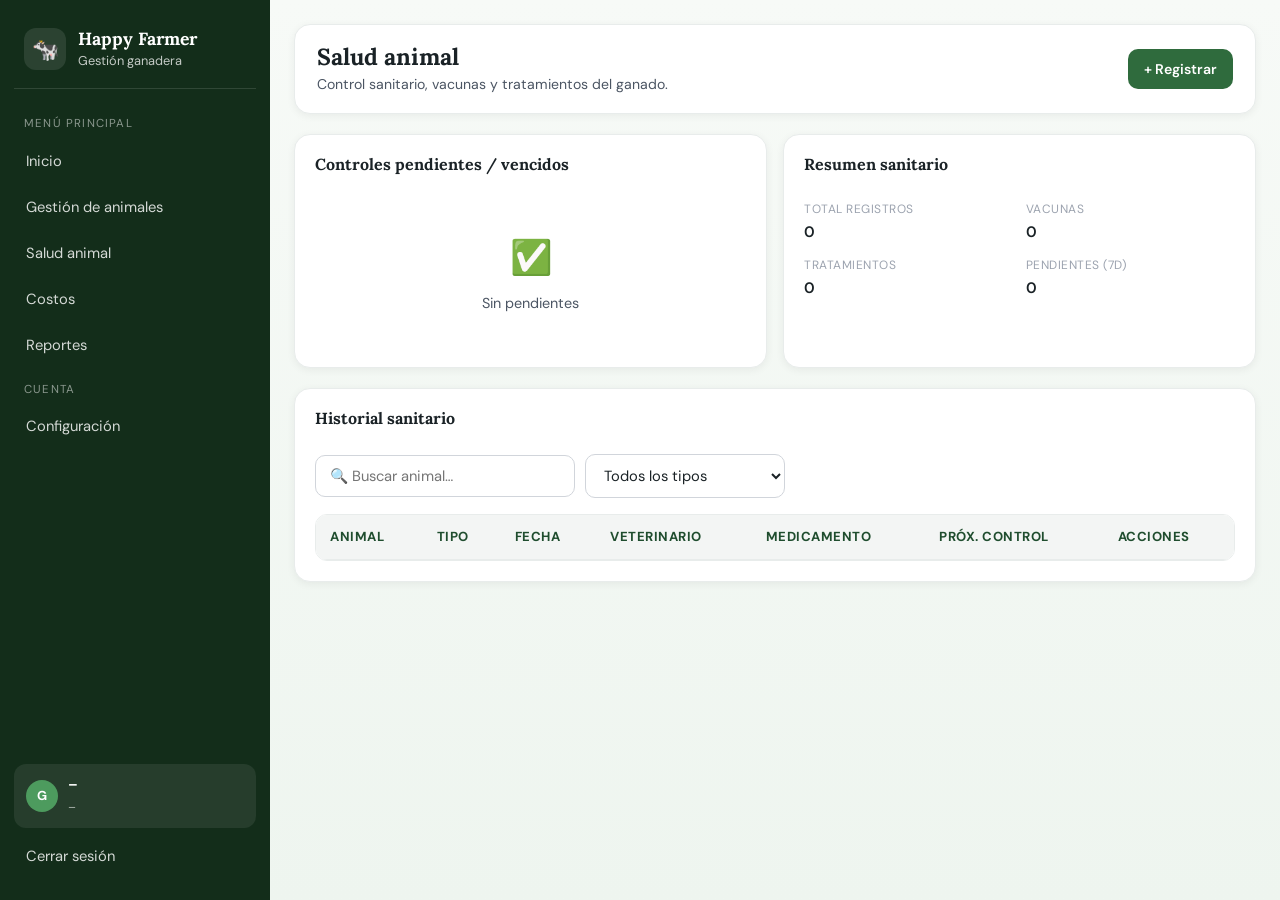
<file: saludAnimal.html>
<!DOCTYPE html>
<html lang="es">
<head>
  <meta charset="UTF-8" /><meta name="viewport" content="width=device-width, initial-scale=1.0" />
  <title>Happy Farmer – Salud animal</title>
  <link rel="stylesheet" href="styles/styles.css" />
</head>
<body>
<div class="app">
  <aside>
    <div class="brand"><div class="brand-icon">🐄</div><div><h1>Happy Farmer</h1><p>Gestión ganadera</p></div></div>
    <p class="menu-title">Menú principal</p>
    <a class="nav-link" href="dashboard.html">Inicio</a>
    <a class="nav-link" href="gestionAnimal.html">Gestión de animales</a>
    <a class="nav-link" href="saludAnimal.html">Salud animal</a>
    <a class="nav-link" href="costos.html">Costos</a>
    <a class="nav-link" href="generarReporte.html">Reportes</a>
    <p class="menu-title">Cuenta</p>
    <a class="nav-link" href="configuracion.html">Configuración</a>
    <div class="nav-spacer"></div>
    <div class="user-pill">
      <div class="user-avatar" id="sidebarAvatar">G</div>
      <div class="user-info"><strong id="sidebarNombre">–</strong><span id="sidebarCorreo">–</span></div>
    </div>
    <a class="nav-link" style="margin-top:6px;" id="btn-cerrar" href="#">Cerrar sesión</a>
  </aside>
  <main>
    <header>
      <div class="header-text"><h2>Salud animal</h2><p>Control sanitario, vacunas y tratamientos del ganado.</p></div>
      <div class="header-actions"><button class="btn btn-primary" onclick="abrirModal('modalSalud')">+ Registrar</button></div>
    </header>

    <div class="cards-2" style="margin-bottom:20px;">
      <article class="card">
        <div class="panel-title"><h3>Controles pendientes / vencidos</h3></div>
        <div class="alert-list" id="alertasSalud"><div class="empty-state"><div class="icon">✅</div><p>Sin pendientes</p></div></div>
      </article>
      <article class="card">
        <div class="panel-title"><h3>Resumen sanitario</h3></div>
        <div class="detail-grid">
          <div class="detail-item"><div class="dl">Total registros</div><div class="dv" id="totalReg">0</div></div>
          <div class="detail-item"><div class="dl">Vacunas</div><div class="dv" id="totalVacunas">0</div></div>
          <div class="detail-item"><div class="dl">Tratamientos</div><div class="dv" id="totalTrat">0</div></div>
          <div class="detail-item"><div class="dl">Pendientes (7d)</div><div class="dv" id="totalPend">0</div></div>
        </div>
      </article>
    </div>

    <article class="card">
      <div class="panel-title"><h3>Historial sanitario</h3></div>
      <div class="toolbar">
        <input type="text" id="buscarSalud" placeholder="🔍 Buscar animal…" oninput="filtrarTabla()" />
        <select id="filtroTipo" onchange="filtrarTabla()">
          <option value="">Todos los tipos</option>
          <option>Vacuna</option><option>Tratamiento</option><option>Desparasitación</option><option>Revisión</option>
        </select>
      </div>
      <div class="table-wrap">
        <table>
          <thead><tr><th>Animal</th><th>Tipo</th><th>Fecha</th><th>Veterinario</th><th>Medicamento</th><th>Próx. control</th><th>Acciones</th></tr></thead>
          <tbody id="tbSalud"></tbody>
        </table>
      </div>
    </article>
  </main>
</div>

<div class="modal-overlay" id="modalSalud">
  <div class="modal">
    <div class="modal-header"><h3 id="modalTitulo">Registrar evento sanitario</h3><button class="modal-close" onclick="cerrarModal('modalSalud')">✕</button></div>
    <input type="hidden" id="saludId" />
    <div class="form-grid">
      <div class="form-group"><label>Animal *</label><input id="sAnimal" type="text" placeholder="Nombre o ID del animal" /></div>
      <div class="form-group"><label>Tipo *</label><select id="sTipo"><option>Vacuna</option><option>Tratamiento</option><option>Desparasitación</option><option>Revisión</option></select></div>
      <div class="form-group"><label>Fecha *</label><input id="sFecha" type="date" /></div>
      <div class="form-group"><label>Próximo control</label><input id="sProx" type="date" /></div>
      <div class="form-group"><label>Veterinario</label><input id="sVet" type="text" /></div>
      <div class="form-group"><label>Medicamento / dosis</label><input id="sMed" type="text" /></div>
      <div class="form-group full"><label>Observaciones</label><textarea id="sDetalle" rows="3"></textarea></div>
    </div>
    <div class="modal-footer">
      <button class="btn btn-ghost" onclick="cerrarModal('modalSalud')">Cancelar</button>
      <button class="btn btn-primary" onclick="guardarSalud()">Guardar registro</button>
    </div>
  </div>
</div>

<div id="toast"></div>
<script src="script/data.js"></script>
<script>
let saludData = [];

document.addEventListener('DOMContentLoaded', async () => {
  await initPage();
  await cargarSalud();
});

async function cargarSalud() {
  const res = await API.get('api/salud.php');
  if (!res.success) { toast('Error cargando registros', 'err'); return; }
  saludData = res.data;
  renderTabla(saludData);
  renderAlertas();
  renderResumen();
}

function editarSalud(r) {
  document.getElementById('saludId').value = r.id;
  document.getElementById('modalTitulo').textContent = 'Editar registro sanitario';
  document.getElementById('sAnimal').value  = r.animal;
  document.getElementById('sTipo').value    = r.tipo;
  document.getElementById('sFecha').value   = r.fecha;
  document.getElementById('sProx').value    = r.prox || '';
  document.getElementById('sVet').value     = r.vet || '';
  document.getElementById('sMed').value     = r.med || '';
  document.getElementById('sDetalle').value = r.detalle || '';
  abrirModal('modalSalud');
}

async function guardarSalud() {
  const id = document.getElementById('saludId').value;
  const body = {
    id:      id ? parseInt(id) : undefined,
    animal:  document.getElementById('sAnimal').value.trim(),
    tipo:    document.getElementById('sTipo').value,
    fecha:   document.getElementById('sFecha').value,
    prox:    document.getElementById('sProx').value || null,
    vet:     document.getElementById('sVet').value.trim(),
    med:     document.getElementById('sMed').value.trim(),
    detalle: document.getElementById('sDetalle').value.trim(),
  };
  if (!body.animal || !body.fecha) { toast('Animal y fecha son requeridos.', 'err'); return; }
  const res = id ? await API.put('api/salud.php', body) : await API.post('api/salud.php', body);
  if (!res.success) { toast(res.message, 'err'); return; }
  toast(res.message);
  cerrarModal('modalSalud');
  document.getElementById('saludId').value = '';
  document.getElementById('modalTitulo').textContent = 'Registrar evento sanitario';
  await cargarSalud();
}

async function eliminarSalud(id) {
  if (!confirm('¿Eliminar este registro?')) return;
  const res = await API.del(`api/salud.php?id=${id}`);
  if (!res.success) { toast(res.message, 'err'); return; }
  toast(res.message);
  await cargarSalud();
}

function filtrarTabla() {
  const buscar = document.getElementById('buscarSalud').value.toLowerCase();
  const tipo   = document.getElementById('filtroTipo').value;
  renderTabla(saludData.filter(r =>
    (!buscar || r.animal.toLowerCase().includes(buscar)) && (!tipo || r.tipo === tipo)
  ));
}

function renderTabla(data) {
  const hoy   = new Date().toISOString().slice(0,10);
  const tbody = document.getElementById('tbSalud');
  if (!data.length) {
    tbody.innerHTML = `<tr><td colspan="7"><div class="empty-state"><div class="icon">💉</div><p>Sin registros</p></div></td></tr>`;
    return;
  }
  tbody.innerHTML = data.map(r => `
    <tr>
      <td>${r.animal}</td>
      <td><span class="badge badge-blue">${r.tipo}</span></td>
      <td>${r.fecha}</td>
      <td>${r.vet || '–'}</td>
      <td>${r.med || '–'}</td>
      <td>${r.prox ? `<span class="badge ${r.prox < hoy ? 'badge-red' : 'badge-green'}">${r.prox}${r.prox < hoy ? ' ⚠️' : ''}</span>` : '–'}</td>
      <td class="actions">
        <button class="mini-green" onclick='editarSalud(${JSON.stringify(r)})'>Editar</button>
        <button class="mini-red" onclick="eliminarSalud(${r.id})">Eliminar</button>
      </td>
    </tr>`).join('');
}

function renderAlertas() {
  const hoy = new Date().toISOString().slice(0,10);
  const en7 = new Date(); en7.setDate(en7.getDate()+7);
  const en7s = en7.toISOString().slice(0,10);
  const pend = saludData.filter(r => r.prox && r.prox <= en7s).sort((a,b) => a.prox.localeCompare(b.prox));
  const el = document.getElementById('alertasSalud');
  el.innerHTML = pend.length
    ? pend.map(r => `<div class="alert-item ${r.prox < hoy ? 'danger' : 'warning'}"><strong>${r.animal}:</strong> ${r.tipo} – ${r.prox}${r.prox < hoy ? ' <strong>VENCIDO</strong>' : ''}</div>`).join('')
    : '<div class="empty-state"><div class="icon">✅</div><p>Sin pendientes próximos</p></div>';
}

function renderResumen() {
  const hoy = new Date().toISOString().slice(0,10);
  const en7 = new Date(); en7.setDate(en7.getDate()+7);
  const en7s = en7.toISOString().slice(0,10);
  document.getElementById('totalReg').textContent     = saludData.length;
  document.getElementById('totalVacunas').textContent = saludData.filter(r=>r.tipo==='Vacuna').length;
  document.getElementById('totalTrat').textContent    = saludData.filter(r=>r.tipo==='Tratamiento').length;
  document.getElementById('totalPend').textContent    = saludData.filter(r=>r.prox && r.prox<=en7s).length;
}
</script>
</body>
</html>
</file>
<file: styles/styles.css>
@import url('https://fonts.googleapis.com/css2?family=Lora:wght@500;700&family=DM+Sans:wght@400;500;600&display=swap');

:root {
  --verde-950: #132d1a;
  --verde-900: #1f4d2e;
  --verde-700: #2f6b3d;
  --verde-500: #4d9b5e;
  --verde-300: #86c994;
  --verde-100: #edf7ef;
  --crema: #f8f6ef;
  --blanco: #ffffff;
  --gris-900: #1a2226;
  --gris-600: #4b5563;
  --gris-400: #9ca3af;
  --gris-300: #d1d5db;
  --gris-200: #e8eceb;
  --gris-100: #f3f5f4;
  --rojo: #b42318;
  --rojo-claro: #fee4e2;
  --amarillo: #eaaa08;
  --amarillo-claro: #fff4cc;
  --sombra-sm: 0 2px 8px rgba(0,0,0,0.06);
  --sombra: 0 8px 24px rgba(0,0,0,0.08);
  --sombra-lg: 0 16px 48px rgba(0,0,0,0.12);
  --radio: 16px;
  --radio-sm: 10px;
}

* { box-sizing: border-box; margin: 0; padding: 0; }

body {
  font-family: 'DM Sans', Arial, sans-serif;
  background: linear-gradient(180deg, #f7faf7 0%, #eef5ef 100%);
  color: var(--gris-900);
  font-size: 0.95rem;
  line-height: 1.5;
  min-height: 100vh;
}

h1, h2, h3, h4 { font-family: 'Lora', serif; line-height: 1.2; }
a { color: inherit; text-decoration: none; }

/* ─── APP LAYOUT ─── */
.app {
  min-height: 100vh;
  display: grid;
  grid-template-columns: 270px 1fr;
}

/* ─── SIDEBAR ─── */
aside {
  background: var(--verde-950);
  color: var(--blanco);
  padding: 20px 14px;
  position: sticky;
  top: 0;
  height: 100vh;
  overflow-y: auto;
  display: flex;
  flex-direction: column;
}

.brand {
  display: flex;
  align-items: center;
  gap: 12px;
  padding: 8px 10px 18px;
  border-bottom: 1px solid rgba(255,255,255,.12);
  margin-bottom: 14px;
}

.brand-icon {
  width: 42px; height: 42px;
  background: rgba(255,255,255,.1);
  border-radius: 12px;
  display: grid; place-items: center;
  font-size: 22px;
  flex-shrink: 0;
}

.brand h1 { font-size: 1.1rem; }
.brand p { font-size: 0.8rem; opacity: .75; margin-top: 2px; font-family: 'DM Sans', sans-serif; font-weight: 400; }

.menu-title {
  font-size: 0.72rem;
  text-transform: uppercase;
  letter-spacing: 1.2px;
  opacity: .5;
  padding: 12px 10px 6px;
}

.nav-link {
  display: flex;
  align-items: center;
  gap: 10px;
  width: 100%;
  border: none;
  background: transparent;
  color: rgba(255,255,255,.82);
  padding: 11px 12px;
  border-radius: 12px;
  cursor: pointer;
  font-size: 0.92rem;
  text-align: left;
  transition: .2s;
  margin-bottom: 2px;
  font-family: 'DM Sans', Arial, sans-serif;
  text-decoration: none;
}

.nav-link:hover { background: rgba(255,255,255,.08); color: #fff; }
.nav-link.active { background: rgba(255,255,255,.14); color: #fff; font-weight: 600; }

/* ─── MAIN ─── */
main { padding: 24px; }

/* ─── PAGE HEADER ─── */
.page-header {
  background: var(--blanco);
  border: 1px solid var(--gris-200);
  border-radius: var(--radio);
  padding: 18px 22px;
  display: flex;
  justify-content: space-between;
  align-items: center;
  gap: 16px;
  margin-bottom: 20px;
  box-shadow: var(--sombra-sm);
}

.page-header h2 { font-size: 1.45rem; }
.page-header p, header p { color: var(--gris-600); font-size: 0.88rem; margin-top: 3px; }
.header-text h2 { font-size: 1.45rem; }
.header-actions { display: flex; gap: 10px; flex-wrap: wrap; }

/* legacy header tag */
header {
  background: var(--blanco);
  border: 1px solid var(--gris-200);
  border-radius: var(--radio);
  padding: 18px 22px;
  display: flex;
  justify-content: space-between;
  align-items: center;
  gap: 16px;
  margin-bottom: 20px;
  box-shadow: var(--sombra-sm);
}

/* ─── BUTTONS ─── */
.btn {
  border: none;
  border-radius: 10px;
  padding: 11px 16px;
  cursor: pointer;
  font-weight: 600;
  font-size: 0.88rem;
  transition: .2s;
  font-family: 'DM Sans', Arial, sans-serif;
  display: inline-flex;
  align-items: center;
  gap: 6px;
}

.btn-primary { background: var(--verde-700); color: #fff; }
.btn-primary:hover { background: var(--verde-900); transform: translateY(-1px); }
.btn-secondary { background: var(--verde-100); color: var(--verde-900); }
.btn-secondary:hover { background: #d8f0dc; }
.btn-danger { background: var(--rojo-claro); color: var(--rojo); }
.btn-danger:hover { background: #fdd0ce; }
.btn-ghost { background: var(--gris-100); color: var(--gris-600); }
.btn-ghost:hover { background: var(--gris-200); }
.btn:hover { transform: translateY(-1px); }

/* ─── SCREENS ─── */
.screen { display: none; }
.screen.active { display: block; }

/* ─── GRIDS ─── */
.cards-4, .cards-3, .cards-2 { display: grid; gap: 16px; margin-bottom: 20px; }
.cards-4 { grid-template-columns: repeat(4,1fr); }
.cards-3 { grid-template-columns: repeat(3,1fr); }
.cards-2 { grid-template-columns: repeat(2,1fr); }

/* ─── CARD ─── */
.card {
  background: var(--blanco);
  border: 1px solid var(--gris-200);
  border-radius: var(--radio);
  padding: 20px;
  box-shadow: var(--sombra-sm);
}

.card h3 { font-size: 1rem; margin-bottom: 10px; }
.card p, .card li, .muted { color: var(--gris-600); line-height: 1.5; }

.panel-title {
  display: flex;
  justify-content: space-between;
  align-items: center;
  gap: 12px;
  margin-bottom: 16px;
}

.metric {
  font-size: 1.9rem;
  font-weight: 700;
  color: var(--verde-900);
  font-family: 'Lora', serif;
  margin: 6px 0;
}

/* ─── BADGES ─── */
.badge {
  display: inline-flex;
  align-items: center;
  padding: 5px 10px;
  border-radius: 999px;
  font-size: 0.79rem;
  font-weight: 600;
  margin-top: 6px;
}
.badge.green, .badge-green { background: #dcfae6; color: #166534; }
.badge.yellow, .badge-yellow { background: var(--amarillo-claro); color: #9a6700; }
.badge.red, .badge-red { background: var(--rojo-claro); color: var(--rojo); }
.badge-blue { background: #dbeafe; color: #1d4ed8; }
.badge-gray { background: var(--gris-200); color: var(--gris-600); }

/* ─── TOOLBAR ─── */
.toolbar {
  display: flex;
  gap: 10px;
  flex-wrap: wrap;
  margin-bottom: 16px;
  align-items: center;
}
.toolbar input { max-width: 260px; }
.toolbar select { max-width: 200px; }

/* ─── FORMS ─── */
.form-grid { display: grid; grid-template-columns: repeat(2,1fr); gap: 14px; }
.form-group { display: flex; flex-direction: column; gap: 6px; }
.form-group.full { grid-column: 1/-1; }
label { font-weight: 600; font-size: 0.86rem; color: var(--gris-900); }

input, select, textarea {
  width: 100%;
  padding: 10px 14px;
  border-radius: 10px;
  border: 1.5px solid var(--gris-300);
  font-size: 0.92rem;
  font-family: 'DM Sans', Arial, sans-serif;
  background: #fff;
  color: var(--gris-900);
  transition: .2s;
  outline: none;
}

input:focus, select:focus, textarea:focus {
  border-color: var(--verde-500);
  box-shadow: 0 0 0 3px rgba(77,155,94,.15);
}

/* ─── TABLE ─── */
.table-wrap {
  overflow-x: auto;
  border: 1px solid var(--gris-200);
  border-radius: 12px;
}

table { width: 100%; border-collapse: collapse; background: var(--blanco); }

th, td {
  padding: 12px 14px;
  border-bottom: 1px solid var(--gris-200);
  font-size: 0.9rem;
  text-align: left;
}

th { background: var(--gris-100); color: var(--verde-900); font-weight: 700; font-size: 0.82rem; text-transform: uppercase; letter-spacing: .5px; }
tr:last-child td { border-bottom: none; }
tr:hover td { background: var(--gris-100); transition: .15s; }

.actions { display: flex; gap: 6px; flex-wrap: wrap; }
.actions button, .btn-mini {
  border: none;
  border-radius: 8px;
  padding: 6px 10px;
  cursor: pointer;
  font-size: 0.8rem;
  font-weight: 600;
  font-family: 'DM Sans', Arial, sans-serif;
  transition: .15s;
}
.btn-mini:hover, .actions button:hover { opacity: .82; }
.mini-green { background: #dcfae6; color: #166534; }
.mini-blue { background: #dbeafe; color: #1d4ed8; }
.mini-red { background: var(--rojo-claro); color: var(--rojo); }

/* ─── ALERTS ─── */
.alert-list { display: flex; flex-direction: column; gap: 10px; }

.alert-item {
  padding: 12px 14px;
  border-radius: 12px;
  border-left: 5px solid var(--verde-700);
  background: var(--gris-100);
  font-size: 0.88rem;
}
.alert-item.warning { border-left-color: var(--amarillo); background: var(--amarillo-claro); }
.alert-item.danger { border-left-color: var(--rojo); background: var(--rojo-claro); }

/* ─── MODAL ─── */
.modal-overlay {
  position: fixed; inset: 0;
  background: rgba(0,0,0,.45);
  display: none;
  place-items: center;
  z-index: 1000;
  padding: 20px;
}
.modal-overlay.open { display: grid; }

.modal {
  background: var(--blanco);
  border-radius: 20px;
  padding: 28px;
  max-width: 520px;
  width: 100%;
  box-shadow: var(--sombra-lg);
  animation: slideUp .2s ease;
}

@keyframes slideUp { from { transform: translateY(20px); opacity: 0; } to { transform: translateY(0); opacity: 1; } }

.modal-header { display: flex; justify-content: space-between; align-items: center; margin-bottom: 20px; }
.modal-header h3 { font-size: 1.1rem; }
.modal-close { background: none; border: none; font-size: 1.3rem; cursor: pointer; color: var(--gris-600); padding: 4px 8px; border-radius: 8px; }
.modal-close:hover { background: var(--gris-100); }
.modal-footer { display: flex; gap: 10px; justify-content: flex-end; margin-top: 20px; }

/* ─── TOAST ─── */
#toast {
  position: fixed;
  bottom: 24px; right: 24px;
  background: var(--verde-900);
  color: #fff;
  padding: 12px 18px;
  border-radius: 12px;
  font-size: 0.88rem;
  font-weight: 600;
  box-shadow: var(--sombra-lg);
  z-index: 9999;
  opacity: 0;
  transform: translateY(10px);
  transition: .3s;
  pointer-events: none;
}
#toast.show { opacity: 1; transform: translateY(0); }

/* ─── EMPTY STATE ─── */
.empty-state {
  text-align: center;
  padding: 32px 20px;
  color: var(--gris-400);
}
.empty-state .icon { font-size: 34px; margin-bottom: 10px; }
.empty-state p { font-size: 0.9rem; }

/* ─── DETAIL GRID ─── */
.detail-grid { display: grid; grid-template-columns: repeat(2,1fr); gap: 12px; }
.detail-item .dl { font-size: 0.75rem; text-transform: uppercase; letter-spacing: .5px; color: var(--gris-400); margin-bottom: 3px; }
.detail-item .dv { font-weight: 600; }

/* ─── LOGIN ─── */
.login-page {
  min-height: 100vh;
  display: flex;
  align-items: center;
  justify-content: center;
  background: linear-gradient(145deg, var(--verde-950) 0%, var(--verde-900) 60%, #2a5c38 100%);
  padding: 24px;
}

.login-box {
  background: var(--blanco);
  border-radius: 24px;
  padding: 40px 36px;
  width: 100%;
  max-width: 430px;
  box-shadow: var(--sombra-lg);
}

.login-logo { text-align: center; margin-bottom: 28px; }
.login-logo .ico {
  width: 64px; height: 64px;
  background: var(--verde-100);
  border-radius: 20px;
  display: inline-flex;
  align-items: center;
  justify-content: center;
  font-size: 30px;
  margin-bottom: 12px;
}
.login-logo h2 { font-size: 1.6rem; color: var(--verde-900); }
.login-logo p { color: var(--gris-600); font-size: 0.9rem; margin-top: 4px; }

.tabs-login {
  display: flex;
  background: var(--gris-100);
  border-radius: var(--radio-sm);
  padding: 4px;
  margin-bottom: 22px;
}

.tab-btn {
  flex: 1;
  padding: 10px;
  border: none;
  background: transparent;
  border-radius: 8px;
  cursor: pointer;
  font-weight: 600;
  font-size: 0.9rem;
  color: var(--gris-600);
  transition: .2s;
  font-family: 'DM Sans', Arial, sans-serif;
}

.tab-btn.active { background: var(--blanco); color: var(--verde-900); box-shadow: var(--sombra-sm); }

.tab-panel { display: none; }
.tab-panel.active { display: block; }

.error-msg {
  background: var(--rojo-claro); color: var(--rojo);
  padding: 10px 14px; border-radius: 10px;
  font-size: 0.88rem; margin-bottom: 12px; display: none;
}

.success-msg {
  background: #dcfae6; color: #166534;
  padding: 10px 14px; border-radius: 10px;
  font-size: 0.88rem; margin-bottom: 12px; display: none;
}

.helper { font-size: 0.84rem; color: var(--gris-600); margin-top: 6px; }

/* ─── USER PILL ─── */
.nav-spacer { flex: 1; }

.user-pill {
  display: flex;
  align-items: center;
  gap: 10px;
  padding: 10px 12px;
  border-radius: 12px;
  background: rgba(255,255,255,.08);
  margin-top: 8px;
}

.user-avatar {
  width: 32px; height: 32px;
  background: var(--verde-500);
  border-radius: 50%;
  display: grid; place-items: center;
  font-size: 13px; font-weight: 700;
  flex-shrink: 0; color: #fff;
}

.user-info { flex: 1; overflow: hidden; }
.user-info strong { display: block; font-size: 0.88rem; white-space: nowrap; overflow: hidden; text-overflow: ellipsis; }
.user-info span { font-size: 0.75rem; opacity: .65; }

/* ─── RESPONSIVE ─── */
@media (max-width: 1100px) {
  .cards-4, .cards-3 { grid-template-columns: repeat(2,1fr); }
}

@media (max-width: 850px) {
  .app { grid-template-columns: 1fr; }
  aside { position: relative; height: auto; }
  .nav-spacer, .user-pill { display: none; }
  .form-grid, .cards-2, .cards-3, .cards-4 { grid-template-columns: 1fr; }
  .form-group.full { grid-column: 1; }
  header { flex-direction: column; align-items: flex-start; }
  .toolbar input, .toolbar select { max-width: 100%; }
}

@media (max-width: 600px) {
  .cards-4 { grid-template-columns: 1fr; }
  main { padding: 14px; }
}
</file>
